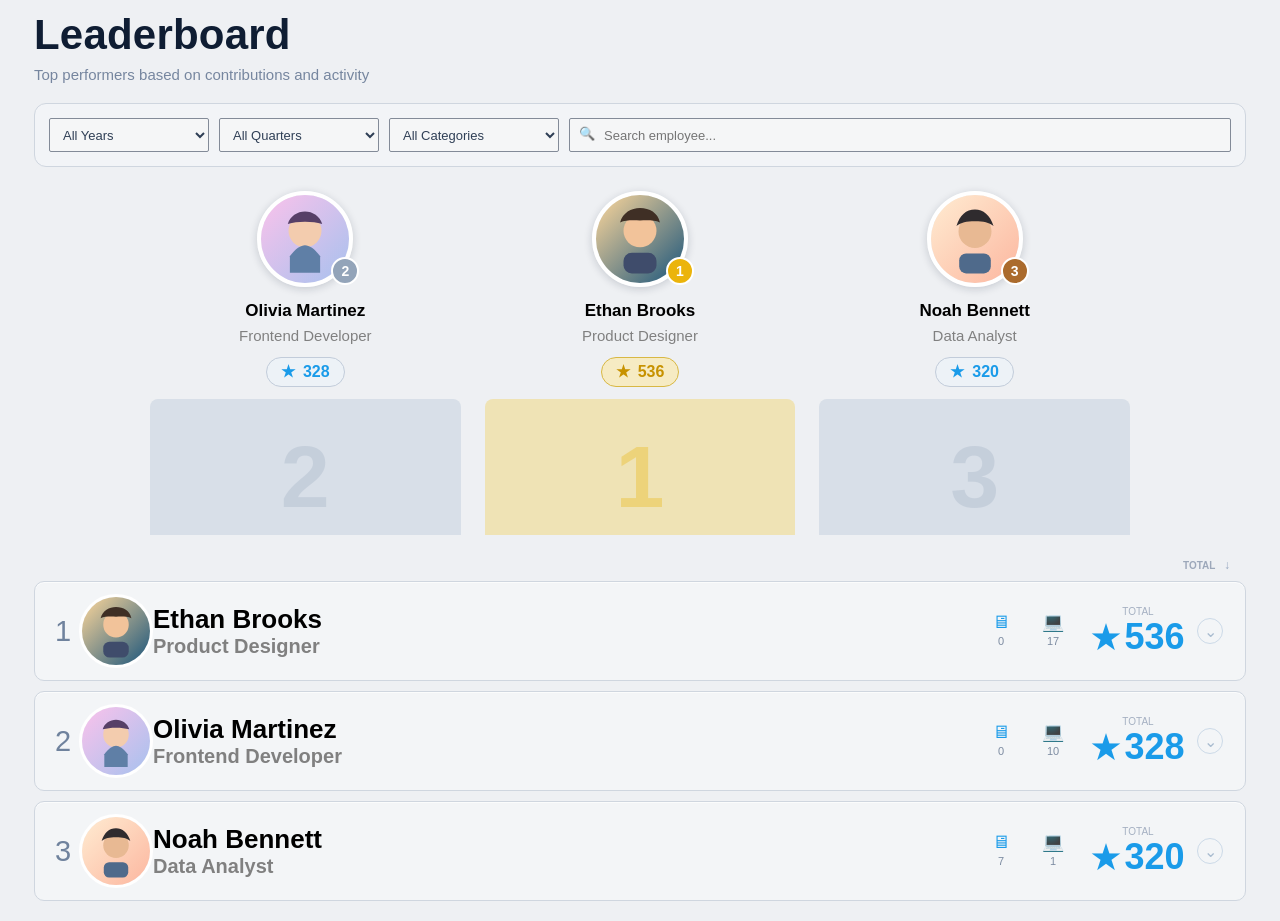
<file: index.html>
<!DOCTYPE html>
<html lang="en">
<head>
  <meta charset="UTF-8">
  <meta name="viewport" content="width=device-width, initial-scale=1.0">
  <title>Leaderboard</title>
  <link rel="stylesheet" href="styles.css">
</head>
<body>
  <main class="app">
    <header class="top">
      <h1>Leaderboard</h1>
      <p>Top performers based on contributions and activity</p>
    </header>

    <section class="toolbar">
      <select id="yearFilter" aria-label="Filter by year">
        <option value="all">All Years</option>
      </select>
      <select id="quarterFilter" aria-label="Filter by quarter">
        <option value="all">All Quarters</option>
      </select>
      <select id="categoryFilter" aria-label="Filter by category">
        <option value="all">All Categories</option>
      </select>
      <label class="search-wrap" for="searchInput">
        <span class="search-icon">&#128269;</span>
        <input id="searchInput" type="text" placeholder="Search employee..." />
      </label>
    </section>

    <section class="podium" aria-label="Top 3 leaderboard">
      <article class="podium-card second" id="podium-second">
        <div class="avatar-stack">
          <img class="avatar" src="assets/avatar2.svg" alt="Avatar of Olivia Martinez">
          <span class="badge badge-rank">2</span>
        </div>
        <div class="person-name">Olivia Martinez</div>
        <div class="person-role">Frontend Developer</div>
        <div class="points-pill"><span class="star">★</span><span class="podium-points"></span></div>
        <div class="rank-block">2</div>
      </article>

      <article class="podium-card first" id="podium-first">
        <div class="avatar-stack">
          <img class="avatar" src="assets/avatar1.svg" alt="Avatar of Ethan Brooks">
          <span class="badge badge-rank">1</span>
        </div>
        <div class="person-name">Ethan Brooks</div>
        <div class="person-role">Product Designer</div>
        <div class="points-pill"><span class="star">★</span><span class="podium-points"></span></div>
        <div class="rank-block">1</div>
      </article>

      <article class="podium-card third" id="podium-third">
        <div class="avatar-stack">
          <img class="avatar" src="assets/avatar3.svg" alt="Avatar of Noah Bennett">
          <span class="badge badge-rank">3</span>
        </div>
        <div class="person-name">Noah Bennett</div>
        <div class="person-role">Data Analyst</div>
        <div class="points-pill"><span class="star">★</span><span class="podium-points"></span></div>
        <div class="rank-block">3</div>
      </article>
    </section>

    <section class="list" aria-label="Leaderboard list">
      <div class="list-head">
        <button id="sortTotal" type="button" class="sort-btn" aria-label="Sort by total points">TOTAL <span class="arrow">↕</span></button>
      </div>
      <div id="rows"></div>
    </section>
  </main>

  <script src="script.js"></script>
</body>
</html>
</file>
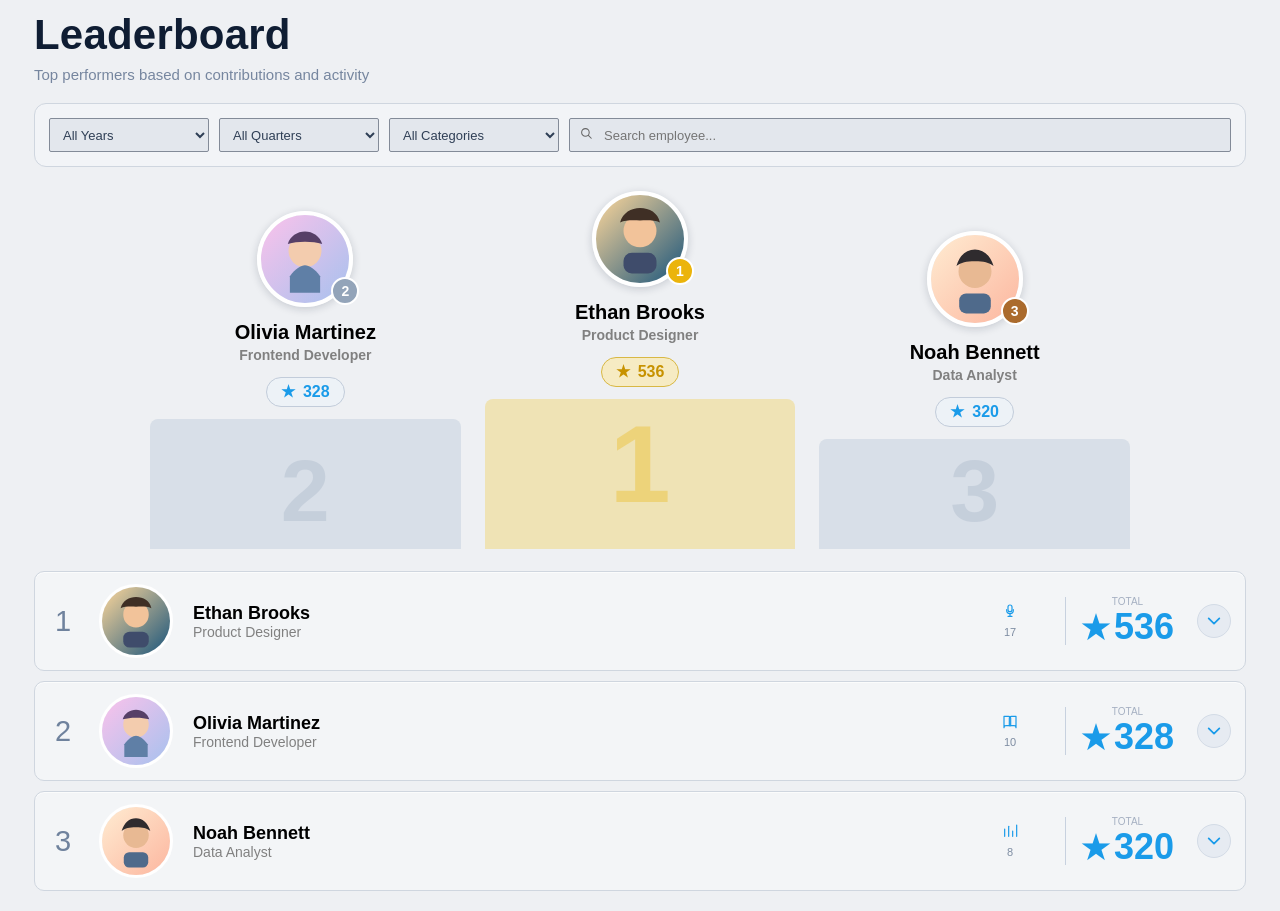
<file: task-1/index.html>
<!DOCTYPE html>
<html lang="en">
<head>
  <meta charset="UTF-8">
  <meta name="viewport" content="width=device-width, initial-scale=1.0">
  <title>Leaderboard</title>
  <link rel="stylesheet" href="styles.css">
</head>
<body>
  <main class="app">
    <header class="top">
      <h1>Leaderboard</h1>
      <p>Top performers based on contributions and activity</p>
    </header>

    <section class="toolbar">
      <select id="yearFilter" aria-label="Filter by year">
        <option value="all">All Years</option>
      </select>
      <select id="quarterFilter" aria-label="Filter by quarter">
        <option value="all">All Quarters</option>
      </select>
      <select id="categoryFilter" aria-label="Filter by category">
        <option value="all">All Categories</option>
      </select>
      <label class="search-wrap" for="searchInput">
        <span class="search-icon" aria-hidden="true">
          <svg viewBox="0 0 24 24" focusable="false">
            <circle cx="11" cy="11" r="6.5"></circle>
            <path d="M16 16l5 5"></path>
          </svg>
        </span>
        <input id="searchInput" type="text" placeholder="Search employee..." />
      </label>
    </section>

    <section class="podium" aria-label="Top 3 leaderboard">
      <article class="podium-card second" id="podium-second">
        <div class="avatar-stack">
          <img class="avatar" src="assets/avatar2.svg" alt="Avatar of Olivia Martinez">
          <span class="badge badge-rank">2</span>
        </div>
        <div class="person-name">Olivia Martinez</div>
        <div class="person-role">Frontend Developer</div>
        <div class="points-pill"><span class="star">★</span><span class="podium-points"></span></div>
        <div class="rank-block">2</div>
      </article>

      <article class="podium-card first" id="podium-first">
        <div class="avatar-stack">
          <img class="avatar" src="assets/avatar1.svg" alt="Avatar of Ethan Brooks">
          <span class="badge badge-rank">1</span>
        </div>
        <div class="person-name">Ethan Brooks</div>
        <div class="person-role">Product Designer</div>
        <div class="points-pill"><span class="star">★</span><span class="podium-points"></span></div>
        <div class="rank-block">1</div>
      </article>

      <article class="podium-card third" id="podium-third">
        <div class="avatar-stack">
          <img class="avatar" src="assets/avatar3.svg" alt="Avatar of Noah Bennett">
          <span class="badge badge-rank">3</span>
        </div>
        <div class="person-name">Noah Bennett</div>
        <div class="person-role">Data Analyst</div>
        <div class="points-pill"><span class="star">★</span><span class="podium-points"></span></div>
        <div class="rank-block">3</div>
      </article>
    </section>

    <section class="list" aria-label="Leaderboard list">
      <div id="rows"></div>
    </section>
  </main>

  <script src="script.js"></script>
</body>
</html>
</file>
<file: styles.css>
:root {
  --bg: #eef0f3;
  --panel: #f2f4f7;
  --border: #cfd6df;
  --text: #0f1d33;
  --muted: #76869f;
  --accent: #1a9be9;
  --gold: #f0d46b;
  --gold-soft: #efe3b5;
  --silver-soft: #d8dfe8;
  --bronze: #b8793a;
}

* {
  box-sizing: border-box;
}

body {
  margin: 0;
  font-family: "Segoe UI", Tahoma, Geneva, Verdana, sans-serif;
  background: var(--bg);
  color: var(--text);
}

.app {
  max-width: 1240px;
  margin: 0 auto;
  padding: 14px 14px 10px;
}

.top h1 {
  margin: 0;
  font-size: 42px;
  line-height: 1;
  letter-spacing: 0.2px;
}

.top p {
  margin: 10px 0 20px;
  color: var(--muted);
  font-size: 15px;
}

.toolbar {
  background: var(--panel);
  border: 1px solid var(--border);
  border-radius: 12px;
  padding: 14px;
  display: grid;
  grid-template-columns: 160px 160px 170px 1fr;
  gap: 10px;
  align-items: center;
}

select,
.search-wrap input {
  width: 100%;
  border: 1px solid #838b98;
  height: 34px;
  border-radius: 2px;
  padding: 0 9px;
  font-size: 13px;
  color: #2f3f56;
  background: #f5f6f7;
}

.search-wrap {
  position: relative;
  display: block;
}

.search-wrap input {
  padding-left: 34px;
}

.search-icon {
  position: absolute;
  left: 10px;
  top: 8px;
  color: #66788f;
  font-size: 13px;
}

.podium {
  margin: 24px auto 6px;
  display: grid;
  grid-template-columns: repeat(3, minmax(190px, 1fr));
  max-width: 980px;
  align-items: end;
  gap: 24px;
}

.podium-card {
  text-align: center;
}

.avatar-stack {
  position: relative;
  width: 96px;
  margin: 0 auto;
}

.avatar {
  width: 96px;
  height: 96px;
  border-radius: 50%;
  border: 4px solid #fff;
  box-shadow: 0 2px 8px rgba(15, 30, 51, 0.18);
}

.badge {
  position: absolute;
  right: -6px;
  bottom: 6px;
  min-width: 28px;
  height: 28px;
  border-radius: 999px;
  color: #fff;
  display: inline-flex;
  justify-content: center;
  align-items: center;
  border: 2px solid #fff;
  font-size: 14px;
  font-weight: 700;
}

.first .badge {
  background: #ebb40b;
}

.second .badge {
  background: #93a4b9;
}

.third .badge {
  background: #ab6b2d;
}

.person-name {
  margin-top: 10px;
  color: #000000;
  font-size: 17px;
  font-weight: 600;
  min-height: 24px;
}

.person-role {
  margin-top: 2px;
  color: #808080;
  font-size: 15px;
  min-height: 20px;
}

.points-pill {
  margin: 10px auto 8px;
  display: inline-flex;
  align-items: center;
  gap: 8px;
  border-radius: 999px;
  border: 1px solid #c2ccda;
  background: #edf2f7;
  color: var(--accent);
  font-weight: 700;
  padding: 5px 14px;
}

.first .points-pill {
  border-color: #d8b844;
  color: #c79200;
  background: #f6ebc3;
}

.star {
  font-size: 16px;
  line-height: 1;
}

.rank-block {
  width: 100%;
  border-radius: 8px 8px 0 0;
  font-size: 88px;
  line-height: 1;
  font-weight: 700;
  color: rgba(126, 146, 172, 0.2);
  padding: 34px 0 14px;
  margin-top: 4px;
}

.second .rank-block,
.third .rank-block {
  background: var(--silver-soft);
}

.first .rank-block {
  background: var(--gold-soft);
  color: rgba(235, 180, 11, 0.35);
}

.list {
  margin-top: 22px;
}

.list-head {
  display: flex;
  justify-content: flex-end;
  margin-bottom: 8px;
  padding-right: 10px;
}

.sort-btn {
  border: none;
  background: transparent;
  color: #9da8ba;
  font-size: 10px;
  font-weight: 700;
  cursor: pointer;
}

.sort-btn .arrow {
  color: #95a6bf;
  font-size: 12px;
  margin-left: 6px;
}

.row {
  display: grid;
  grid-template-columns: 32px 74px 1fr 52px 52px 118px 36px;
  align-items: center;
  border: 1px solid var(--border);
  background: #f3f5f7;
  border-radius: 10px;
  padding: 12px;
  margin-bottom: 10px;
  box-shadow: 0 1px 0 rgba(255, 255, 255, 0.7) inset;
}

.rank-num {
  text-align: center;
  color: #6f829d;
  font-size: 29px;
}

.row-avatar {
  width: 74px;
  height: 74px;
  border-radius: 50%;
  border: 3px solid #fff;
}

.row-main {
  min-width: 0;
}

.row-main .name {
  color: #000000;
  font-size: 26px;
  font-weight: 700;
  white-space: nowrap;
  overflow: hidden;
  text-overflow: ellipsis;
}

.row-main .role {
  color: #808080;
  font-size: 20px;
  font-weight: 600;
  white-space: nowrap;
  overflow: hidden;
  text-overflow: ellipsis;
}

.metric {
  text-align: center;
  color: #7d8ca2;
}

.metric .icon {
  display: block;
  color: var(--accent);
  font-size: 18px;
  line-height: 1;
}

.metric .value {
  font-size: 11px;
  margin-top: 3px;
}

.total {
  text-align: center;
}

.total .lbl {
  color: #a5b0c2;
  display: block;
  font-size: 10px;
  line-height: 1;
  margin-bottom: 2px;
}

.total .points {
  color: var(--accent);
  font-size: 36px;
  font-weight: 700;
  line-height: 1;
}

.total .points .star {
  font-size: 32px;
  margin-right: 4px;
}

.chevron {
  width: 26px;
  height: 26px;
  border-radius: 50%;
  border: 1px solid #ccdae8;
  color: #a8bbcf;
  font-size: 16px;
  display: flex;
  justify-content: center;
  align-items: center;
}

@media (max-width: 1200px) {
  .top h1 {
    font-size: 34px;
  }

  .person-name {
    font-size: 15px;
  }

  .person-role {
    font-size: 13px;
  }

  .row-main .name {
    font-size: 20px;
  }

  .row-main .role {
    font-size: 16px;
  }

  .total .points {
    font-size: 28px;
  }

  .row {
    grid-template-columns: 28px 60px 1fr 42px 42px 102px 30px;
  }

  .row-avatar {
    width: 60px;
    height: 60px;
  }
}

@media (max-width: 860px) {
  .toolbar {
    grid-template-columns: 1fr;
  }

  .podium {
    grid-template-columns: 1fr;
    max-width: 360px;
  }

  .first {
    order: -1;
  }

  .row {
    grid-template-columns: 28px 52px 1fr 88px;
    gap: 8px;
  }

  .metric {
    display: none;
  }

  .total {
    text-align: right;
  }

  .chevron {
    justify-self: end;
  }

  .row-main .name {
    font-size: 17px;
  }

  .row-main .role {
    font-size: 14px;
  }

  .total .points {
    font-size: 24px;
  }
}
</file>
<file: task-1/styles.css>
:root {
  --bg: #eef0f3;
  --panel: #f2f4f7;
  --border: #cfd6df;
  --text: #0f1d33;
  --muted: #76869f;
  --accent: #1a9be9;
  --gold: #f0d46b;
  --gold-soft: #efe3b5;
  --silver-soft: #d8dfe8;
  --bronze: #b8793a;
}

* {
  box-sizing: border-box;
}

body {
  margin: 0;
  font-family: "Segoe UI", Tahoma, Geneva, Verdana, sans-serif;
  background: var(--bg);
  color: var(--text);
}

.app {
  max-width: 1240px;
  margin: 0 auto;
  padding: 14px 14px 10px;
}

.top h1 {
  margin: 0;
  font-size: 42px;
  line-height: 1;
  letter-spacing: 0.2px;
}

.top p {
  margin: 10px 0 20px;
  color: var(--muted);
  font-size: 15px;
}

.toolbar {
  background: var(--panel);
  border: 1px solid var(--border);
  border-radius: 12px;
  padding: 14px;
  display: grid;
  grid-template-columns: 160px 160px 170px 1fr;
  gap: 10px;
  align-items: center;
}

select,
.search-wrap input {
  width: 100%;
  border: 1px solid #838b98;
  height: 34px;
  border-radius: 2px;
  padding: 0 9px;
  font-size: 13px;
  color: #2f3f56;
  background: #e3e7ed;
}

select:focus,
select:focus-visible,
.search-wrap input:focus,
.search-wrap input:focus-visible {
  outline: none;
  border-color: #000000;
  border-width: 2px;
}

.search-wrap {
  position: relative;
  display: block;
}

.search-wrap input {
  padding-left: 34px;
}

.search-icon {
  position: absolute;
  left: 10px;
  top: 8px;
  color: #808080;
  width: 14px;
  height: 14px;
  display: inline-flex;
  align-items: center;
  justify-content: center;
}

.search-icon svg {
  width: 14px;
  height: 14px;
  fill: none;
  stroke: #666666;
  stroke-width: 1.8;
  stroke-linecap: round;
  stroke-linejoin: round;
}

.podium {
  margin: 24px auto 6px;
  display: grid;
  grid-template-columns: repeat(3, minmax(190px, 1fr));
  max-width: 980px;
  align-items: end;
  gap: 24px;
}

.podium-card {
  text-align: center;
}

.avatar-stack {
  position: relative;
  width: 96px;
  margin: 0 auto;
}

.avatar {
  width: 96px;
  height: 96px;
  border-radius: 50%;
  border: 4px solid #fff;
  box-shadow: 0 2px 8px rgba(15, 30, 51, 0.18);
}

.badge {
  position: absolute;
  right: -6px;
  bottom: 6px;
  min-width: 28px;
  height: 28px;
  border-radius: 999px;
  color: #fff;
  display: inline-flex;
  justify-content: center;
  align-items: center;
  border: 2px solid #fff;
  font-size: 14px;
  font-weight: 700;
}

.first .badge {
  background: #ebb40b;
}

.second .badge {
  background: #93a4b9;
}

.third .badge {
  background: #ab6b2d;
}

.person-name {
  margin-top: 10px;
  color: #000000;
  font-size: 20px;
  font-weight: 700;
  min-height: 24px;
}

.person-role {
  margin-top: 2px;
  color: #808080;
  font-size: 14px;
  font-weight: 700;
  min-height: 20px;
}

.points-pill {
  margin: 10px auto 8px;
  display: inline-flex;
  align-items: center;
  gap: 8px;
  border-radius: 999px;
  border: 1px solid #c2ccda;
  background: #edf2f7;
  color: var(--accent);
  font-weight: 700;
  padding: 5px 14px;
}

.first .points-pill {
  border-color: #d8b844;
  color: #c79200;
  background: #f6ebc3;
}

.star {
  font-size: 16px;
  line-height: 1;
}

.rank-block {
  width: 100%;
  border-radius: 8px 8px 0 0;
  font-size: 88px;
  line-height: 1;
  font-weight: 700;
  color: rgba(126, 146, 172, 0.2);
  display: flex;
  align-items: flex-end;
  justify-content: center;
  padding: 0 0 14px;
  margin-top: 4px;
}

.first .rank-block {
  height: 150px;
}

.second .rank-block {
  height: 130px;
}

.third .rank-block {
  height: 110px;
}

.second .rank-block,
.third .rank-block {
  background: var(--silver-soft);
}

.first .rank-block {
  background: var(--gold-soft);
  color: rgba(235, 180, 11, 0.35);
  font-size: 110px;
  padding-bottom: 30px;
}

.list {
  margin-top: 22px;
}

.row {
  border: 1px solid var(--border);
  background: #f3f5f7;
  border-radius: 10px;
  margin-bottom: 10px;
  overflow: visible;
  box-shadow: 0 1px 0 rgba(255, 255, 255, 0.7) inset;
  position: relative;
  z-index: 0;
  transition: box-shadow 150ms ease;
}

.row:hover {
  box-shadow: 0 1px 0 rgba(255, 255, 255, 0.7) inset, 0 4px 16px rgba(26, 155, 233, 0.12);
}

.row.is-expanded {
  border-color: #1a9be9;
}

.row-top {
  display: grid;
  grid-template-columns: 32px 74px 1fr 58px 118px 36px;
  column-gap: 20px;
  align-items: center;
  padding: 12px;
  position: relative;
  z-index: 1;
}

.rank-num {
  text-align: center;
  color: #6f829d;
  font-size: 29px;
}

.row-avatar {
  width: 74px;
  height: 74px;
  border-radius: 50%;
  border: 3px solid #fff;
}

.row-main {
  min-width: 0;
}

.row-main .name {
  color: #000000;
  font-size: 18px;
  font-weight: 700;
  white-space: nowrap;
  overflow: hidden;
  text-overflow: ellipsis;
}

.row-main .role {
  color: #808080;
  font-size: 14px;
  font-weight: 400;
  white-space: nowrap;
  overflow: hidden;
  text-overflow: ellipsis;
}

.metric {
  text-align: center;
  color: #7d8ca2;
}

.metric .icon {
  display: block;
  color: var(--accent);
  font-size: 18px;
  line-height: 1;
  min-height: 18px;
}

.icon-svg {
  display: inline-flex;
  width: 16px;
  height: 16px;
  position: relative;
}

.icon-svg svg {
  width: 16px;
  height: 16px;
  fill: none;
  stroke: var(--accent);
  stroke-width: 1.8;
  stroke-linecap: round;
  stroke-linejoin: round;
}

.icon-svg.hintable::before,
.icon-svg.hintable::after {
  opacity: 0;
  visibility: hidden;
  pointer-events: none;
  transition: opacity 120ms ease;
  position: absolute;
  left: 50%;
  z-index: 999;
}

.icon-svg.hintable::before {
  content: attr(data-hint);
  bottom: calc(100% + 10px);
  transform: translateX(-50%);
  background: #d9dee5;
  color: #1c2d45;
  border-radius: 3px;
  border: 1px solid #bcc7d4;
  box-shadow: 0 2px 6px rgba(20, 32, 56, 0.16);
  font-size: 11px;
  line-height: 1;
  white-space: nowrap;
  padding: 8px 10px;
}

.icon-svg.hintable::after {
  content: "";
  bottom: calc(100% + 4px);
  transform: translateX(-50%) rotate(45deg);
  width: 10px;
  height: 10px;
  background: #d9dee5;
  border-right: 1px solid #bcc7d4;
  border-bottom: 1px solid #bcc7d4;
  box-shadow: 2px 2px 4px rgba(20, 32, 56, 0.06);
}

.icon-svg.hintable:hover::before,
.icon-svg.hintable:hover::after {
  opacity: 1;
  visibility: visible;
}

.metric .value {
  font-size: 11px;
  margin-top: 3px;
}

.total {
  text-align: center;
  border-left: 1px solid #c7d1df;
  padding-left: 12px;
  margin-left: 6px;
}

.total .lbl {
  color: #a5b0c2;
  display: block;
  font-size: 10px;
  line-height: 1;
  margin-bottom: 2px;
}

.total .points {
  color: var(--accent);
  font-size: 36px;
  font-weight: 700;
  line-height: 1;
}

.total .points .star {
  font-size: 32px;
  margin-right: 4px;
}

.chevron {
  width: 34px;
  height: 34px;
  border-radius: 50%;
  border: 1px solid #d3dbe6;
  color: #1a9be9;
  display: flex;
  justify-content: center;
  align-items: center;
  background: #e6ebf2;
  cursor: pointer;
  padding: 0;
}

.chevron-icon {
  display: inline-flex;
  width: 16px;
  height: 16px;
}

.chevron-icon svg {
  width: 16px;
  height: 16px;
  fill: none;
  stroke: #1a9be9;
  stroke-width: 2.6;
  stroke-linecap: round;
  stroke-linejoin: round;
  transition: transform 120ms ease;
}

.chevron.open .chevron-icon svg {
  transform: rotate(180deg);
}

.row-details {
  display: none;
  border-top: 1px solid #ccd5e1;
  padding: 12px 16px 14px;
}

.row-details.is-open {
  display: block;
}

.details-title {
  font-size: 10px;
  font-weight: 700;
  letter-spacing: 0.06em;
  color: #6b7f99;
  margin-bottom: 10px;
}

.activity-head,
.activity-item {
  display: grid;
  grid-template-columns: 1fr 170px 110px 70px;
  gap: 12px;
  align-items: center;
}

.activity-head {
  font-size: 10px;
  color: #67809f;
  font-weight: 700;
  padding: 0 0 8px;
  margin-top: 12px;
}

.activity-item {
  border-top: 1px solid #d1d9e4;
  padding: 10px 0;
  font-size: 12px;
  color: #4f6785;
}

.activity-name {
  white-space: nowrap;
  overflow: hidden;
  text-overflow: ellipsis;
}

.category-pill {
  display: inline-flex;
  align-items: center;
  height: 18px;
  border-radius: 999px;
  background: #dce2ea;
  color: #5f748f;
  font-size: 10px;
  padding: 0 8px;
}

.activity-date {
  color: #5c7290;
}

.activity-points {
  text-align: right;
  color: #1a9be9;
  font-weight: 700;
}

@media (max-width: 1200px) {
  .top h1 {
    font-size: 34px;
  }

  .person-name {
    font-size: 20px;
  }

  .person-role {
    font-size: 14px;
  }

  .row-main .name {
    font-size: 18px;
  }

  .row-main .role {
    font-size: 14px;
  }

  .total .points {
    font-size: 28px;
  }

  .row {
    margin-bottom: 10px;
  }

  .row-top {
    grid-template-columns: 28px 60px 1fr 48px 102px 30px;
  }

  .row-avatar {
    width: 60px;
    height: 60px;
  }
}

@media (max-width: 860px) {
  .toolbar {
    grid-template-columns: 1fr;
  }

  .podium {
    grid-template-columns: 1fr;
    max-width: 360px;
  }

  .first {
    order: -1;
  }

  .row {
    margin-bottom: 10px;
  }

  .row-top {
    grid-template-columns: 28px 52px 1fr 88px;
    gap: 8px;
  }

  .metric {
    display: none;
  }

  .total {
    text-align: right;
  }

  .chevron {
    justify-self: end;
  }

  .row-details {
    padding: 10px 12px;
  }

  .activity-head,
  .activity-item {
    grid-template-columns: 1fr 86px;
  }

  .activity-head div:nth-child(3),
  .activity-head div:nth-child(4),
  .activity-item .activity-date,
  .activity-item .activity-points {
    display: none;
  }

  .row-main .name {
    font-size: 18px;
  }

  .row-main .role {
    font-size: 14px;
  }

  .total .points {
    font-size: 24px;
  }
}
</file>
